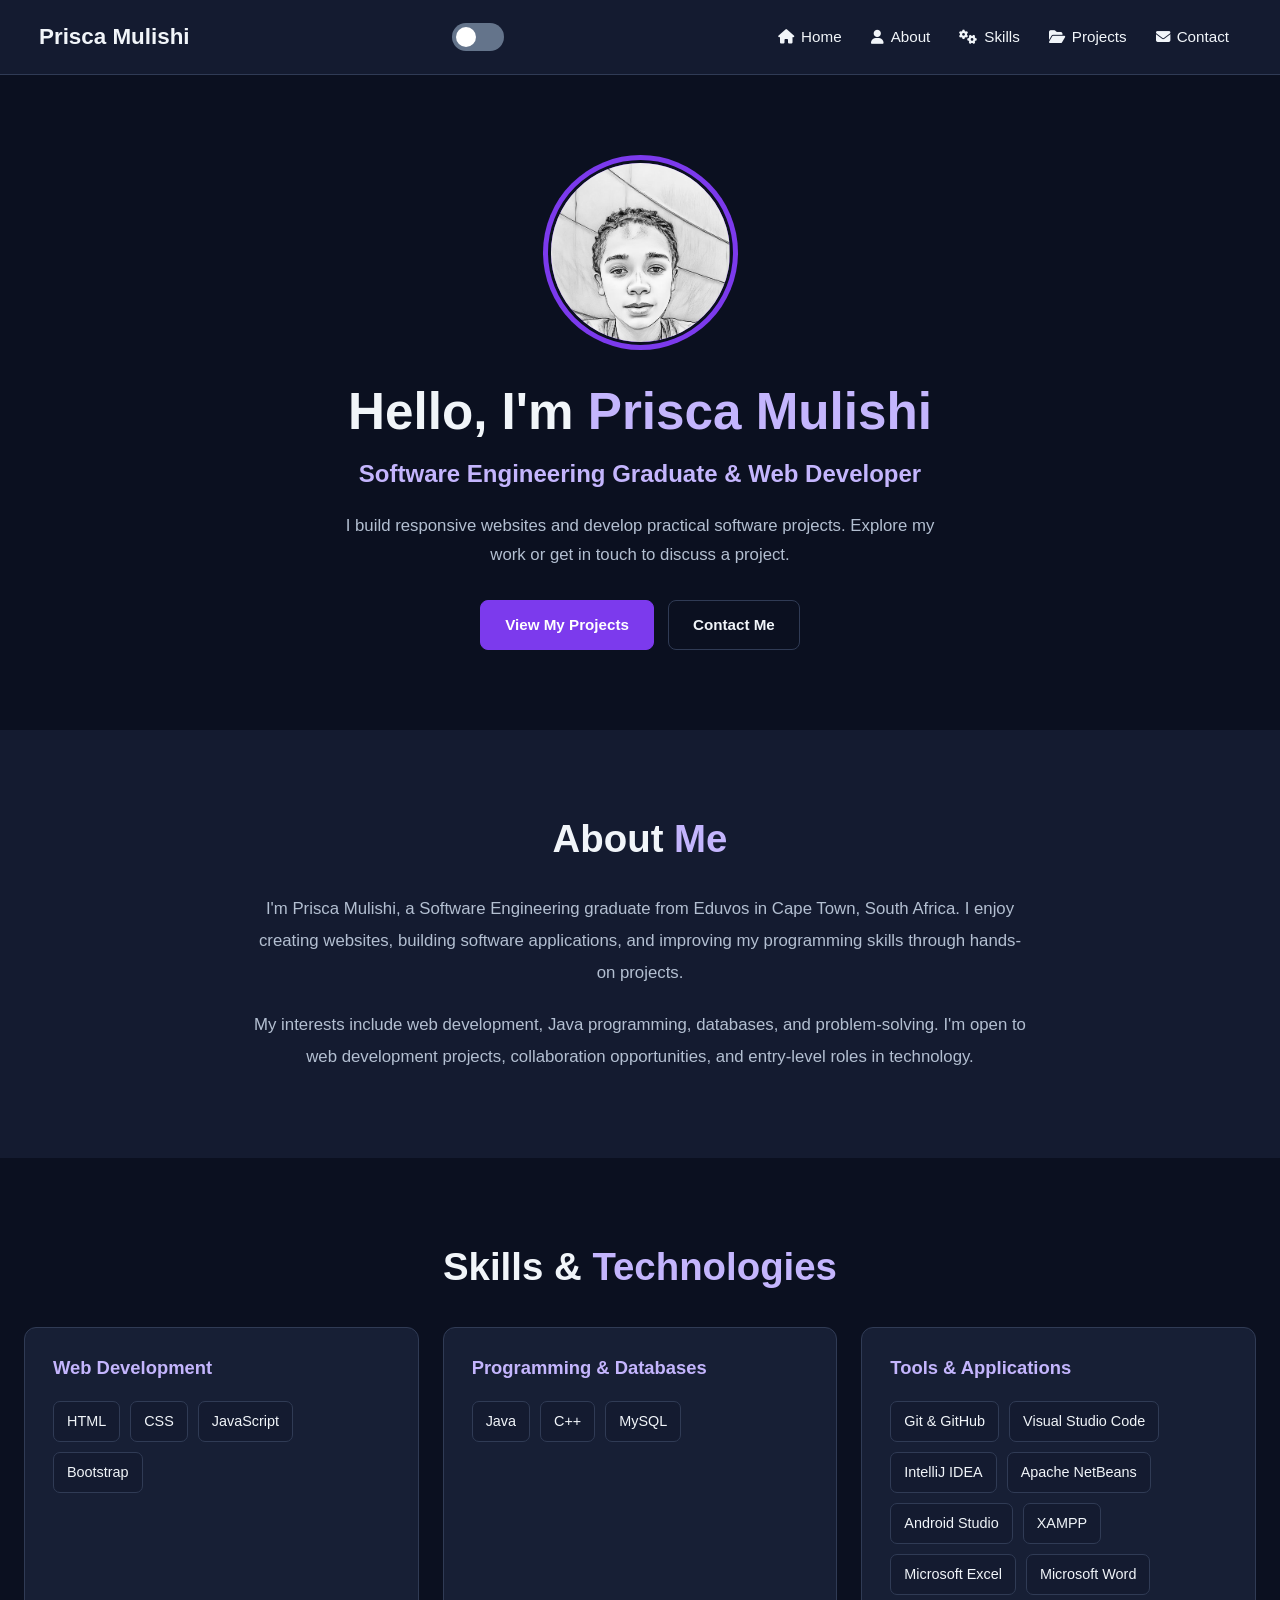
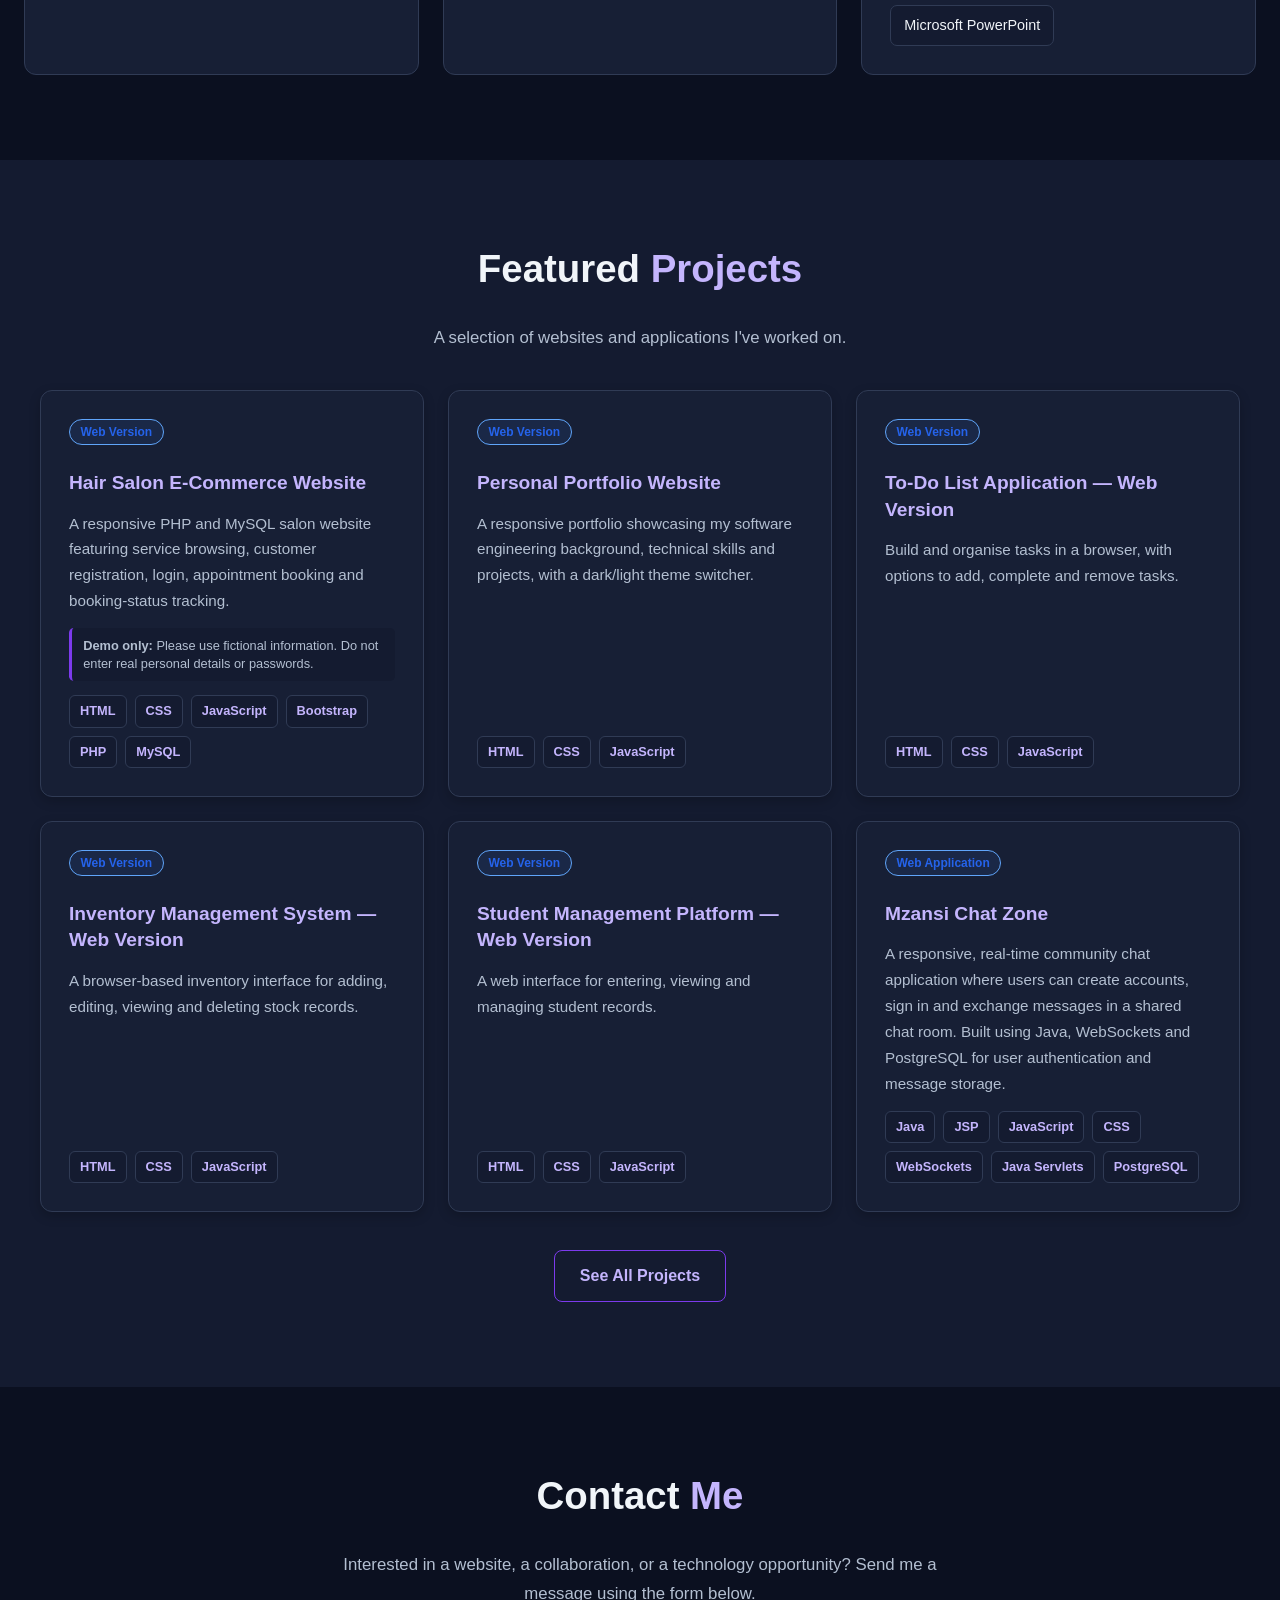
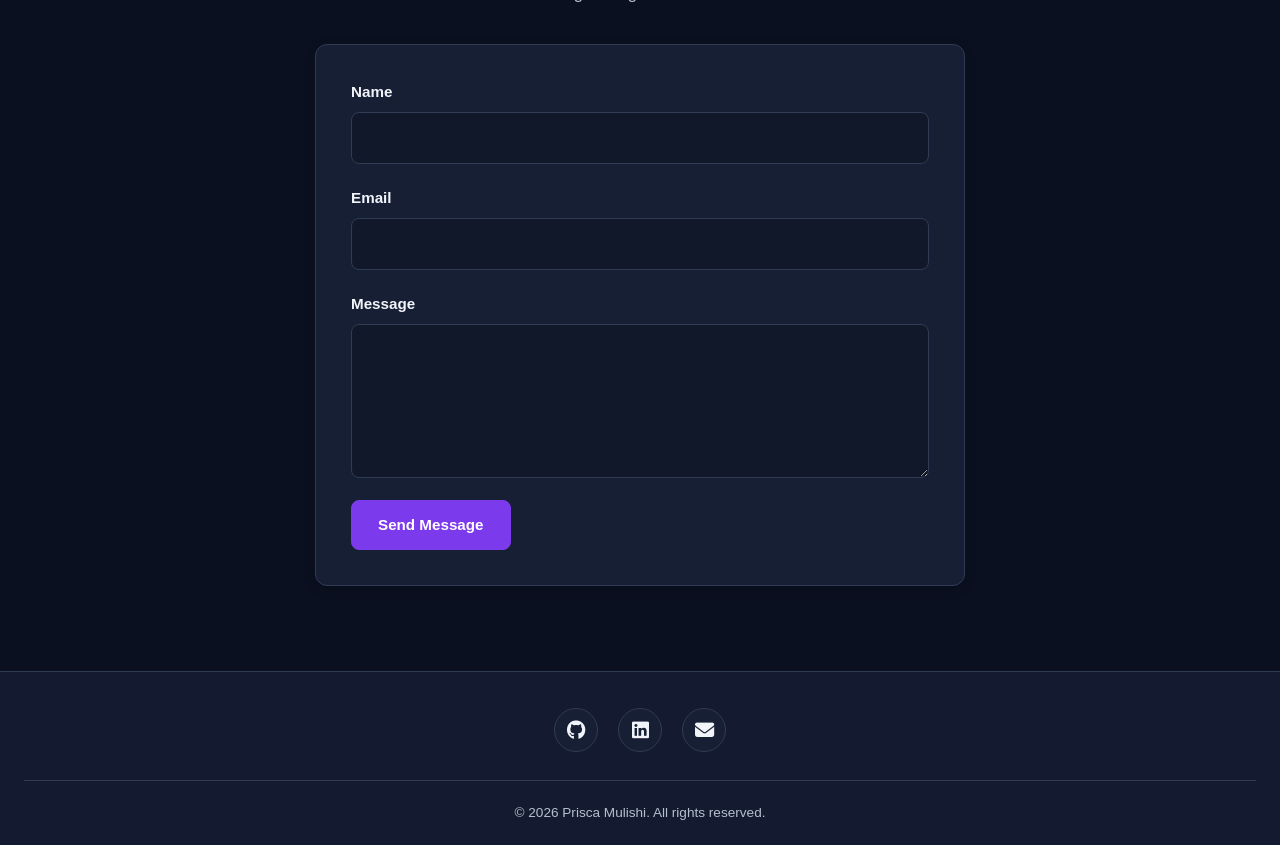
<file: index.html>
<!DOCTYPE html>
<html lang="en">

<head>
    <link rel="icon" type="image/png" href="favicon.png">
    <link rel="shortcut icon" href="favicon.ico">
    <meta charset="UTF-8">
    <meta name="viewport" content="width=device-width, initial-scale=1.0">
    <meta name="description"
        content="Explore the software engineering and web development projects of Prisca Mulishi, a Software Engineering graduate based in South Africa.">
    <title>Prisca Mulishi | Software Engineer & Web Developer</title>

    <link rel="stylesheet" href="index.css">
    <link rel="stylesheet" href="project-previews.css">
    <link rel="stylesheet" href="https://cdnjs.cloudflare.com/ajax/libs/font-awesome/6.7.2/css/all.min.css"
        integrity="sha512-Evv84Mr4kqVGRNSgIGL/F/aIDqQb7xQ2vcrdIwxfjThSH8CSR7PBEakCr51Ck+w+/U6swU2Im1vVX0SVk9ABhg=="
        crossorigin="anonymous" referrerpolicy="no-referrer">
</head>

<body>
    <!-- Site navigation -->
    <header>
        <nav aria-label="Main navigation">
            <div class="logo">
                <a href="#home" aria-label="Prisca Mulishi, back to home">
                    <h1>Prisca Mulishi</h1>
                </a>
            </div>

            <!-- Theme switch -->
            <div class="toggle">
                <label class="switch" aria-label="Switch between dark and light themes">
                    <input type="checkbox" id="theme-toggle" aria-label="Use light theme">
                    <span class="slider" aria-hidden="true"></span>
                </label>
            </div>

            <!-- Main menu -->
            <ul id="menuList">
                <li><a href="#home"><i class="fa fa-home" aria-hidden="true"></i> Home</a></li>
                <li><a href="#about"><i class="fa fa-user" aria-hidden="true"></i> About</a></li>
                <li><a href="#skills"><i class="fa fa-cogs" aria-hidden="true"></i> Skills</a></li>
                <li><a href="#projects"><i class="fa fa-folder-open" aria-hidden="true"></i> Projects</a></li>
                <li><a href="#contact"><i class="fa fa-envelope" aria-hidden="true"></i> Contact</a></li>
            </ul>


            <!-- Mobile menu button -->
            <button type="button" class="menu-icon" id="menu-toggle" aria-label="Open navigation menu"
                aria-controls="menuList" aria-expanded="false">
                <i class="fa-solid fa-bars" aria-hidden="true"></i>
            </button>

        </nav>
    </header>

    <main>
        <!-- HOME SECTION -->
        <section id="home" aria-labelledby="home-title">
            <div class="profile-container">
                <div class="image-outer-wrapper">
                    <div class="image-wrapper">
                        <img src="images/pp.JPG" alt="Illustrated portrait of Prisca Mulishi" class="profile-image">
                    </div>
                </div>

                <h1 id="home-title">Hello, I'm <span>Prisca Mulishi</span></h1>
                <h3>Software Engineering Graduate &amp; Web Developer</h3>

                <p>
                    I build responsive websites and develop practical software projects.
                    Explore my work or get in touch to discuss a project.
                </p>

                <div class="cv-links">
                    <a href="#projects" class="cv-button">View My Projects</a>
                    <a href="#contact" class="cv-button">Contact Me</a>
                </div>
            </div>
        </section>

        <!-- ABOUT SECTION -->
        <section id="about" aria-labelledby="about-title">
            <h2 id="about-title">About <span>Me</span></h2>

            <p>
                I'm Prisca Mulishi, a Software Engineering graduate from Eduvos
                in Cape Town, South Africa. I enjoy creating websites,
                building software applications, and improving my programming
                skills through hands-on projects.
            </p>

            <p>
                My interests include web development, Java programming,
                databases, and problem-solving. I'm open to web development
                projects, collaboration opportunities, and entry-level
                roles in technology.
            </p>
        </section>

        <!-- SKILLS SECTION -->
        <section id="skills" aria-labelledby="skills-title">
            <h2 id="skills-title">Skills &amp; <span>Technologies</span></h2>

            <div class="skill-category">
                <h3>Web Development</h3>
                <ul>
                    <li>HTML</li>
                    <li>CSS</li>
                    <li>JavaScript</li>
                    <li>Bootstrap</li>
                </ul>
            </div>

            <div class="skill-category">
                <h3>Programming &amp; Databases</h3>
                <ul>
                    <li>Java</li>
                    <li>C++</li>
                    <li>MySQL</li>
                </ul>
            </div>


            <div class="skill-category">
                <h3>Tools &amp; Applications</h3>
                <ul>
                    <li>Git &amp; GitHub</li>
                    <li>Visual Studio Code</li>
                    <li>IntelliJ IDEA</li>
                    <li>Apache NetBeans</li>
                    <li>Android Studio</li>
                    <li>XAMPP</li>
                    <li>Microsoft Excel</li>
                    <li>Microsoft Word</li>
                    <li>Microsoft PowerPoint</li>
                </ul>
            </div>

        </section>

        <!-- FEATURED PROJECTS SECTION -->
        <section id="projects" aria-labelledby="projects-title">
            <h2 id="projects-title">Featured <span>Projects</span></h2>

            <p>A selection of websites and applications I've worked on.</p>

            <div class="project-container">

                <!-- Project 1 -->

                <!-- PROJECT 1 -->
                <!-- SALON_DEMO_PREVIEW_V1 -->
                <article class="project-card web web-version-card" tabindex="0"
                    data-demo-url="https://eveandstevesalon.cu.ma/"
                    aria-label="Eve and Steve Salon live website preview">

                    <span class="project-version-label">Web Version</span>

                    <h3>Hair Salon E-Commerce Website</h3>

                    <p>
                        A responsive PHP and MySQL salon website featuring
                        service browsing, customer registration, login,
                        appointment booking and booking-status tracking.
                    </p>

                    <p class="salon-demo-notice" role="note">
                        <strong>Demo only:</strong> Please use fictional information.
                        Do not enter real personal details or passwords.
                    </p>

                    <div class="tags">
                        <span>HTML</span>
                        <span>CSS</span>
                        <span>JavaScript</span>
                        <span>Bootstrap</span>
                        <span>PHP</span>
                        <span>MySQL</span>
                    </div>

                    <!-- Preview displays on hover or keyboard focus. -->
                    <div class="web-hover-preview">

                        <div class="web-preview-frame">
                            <img src="images/salon-web-preview.png" alt="Screenshot of the Eve and Steve Salon website"
                                loading="lazy">
                        </div>

                        <div class="web-preview-footer">
                            <a class="web-preview-action is-live" href="https://eveandstevesalon.cu.ma/" target="_blank"
                                rel="noopener noreferrer">Click Here to Open Website</a>

                            <a class="web-preview-action" href="https://github.com/Riska997/E-Commerce_HairSalon"
                                target="_blank" rel="noopener noreferrer">View On GitHub</a>
                        </div>

                    </div>
                </article>


                <!-- Project 2 -->
                <!-- PORTFOLIO_SELF_PREVIEW_V1 -->
                <article class="project-card web web-version-card" tabindex="0"
                    data-demo-url="https://riska997.github.io/personal-portfolio-website/"
                    aria-label="Personal Portfolio Website live preview">
                    <span class="project-version-label">Web Version</span>
                    <h3>Personal Portfolio Website</h3>
                    <p>
                        A responsive portfolio showcasing my software engineering background,
                        technical skills and projects, with a dark/light theme switcher.
                    </p>
                    <div class="tags">
                        <span>HTML</span>
                        <span>CSS</span>
                        <span>JavaScript</span>
                    </div>

                    <!--Original Github Link
    <a href="https://github.com/Riska997/personal-portfolio-website"
       target="_blank" rel="noopener noreferrer">View Code on GitHub</a>-->

                    <!-- Preview displays when card is hovered, or focused with the keyboard. -->
                    <div class="web-hover-preview">

                        <div class="web-preview-frame">
                            <img src="images/portfolio-web-preview.png"
                                alt="Screenshot of my personal portfolio homepage" loading="lazy">
                        </div>
                        <div class="web-preview-footer">
                            <a class="web-preview-action is-live"
                                href="https://riska997.github.io/personal-portfolio-website/" target="_blank"
                                rel="noopener noreferrer">Click Here to Open Website</a>
                            <a class="web-preview-action" href="https://github.com/Riska997/personal-portfolio-website"
                                target="_blank" rel="noopener noreferrer">View On GitHub</a>
                        </div>
                    </div>
                </article>

                <!-- To-Do List Application: browser version -->
                <article class="project-card web web-version-card" tabindex="0"
                    data-demo-url="https://riska997.github.io/To-Do-List/"
                    aria-label="To-Do List Application — web version preview">
                    <span class="project-version-label">Web Version</span>
                    <h3>To-Do List Application — Web Version</h3>
                    <p>Build and organise tasks in a browser, with options to add, complete and remove tasks.</p>
                    <div class="tags">
                        <span>HTML</span>
                        <span>CSS</span>
                        <span>JavaScript</span>
                    </div>

                    <!-- Preview displays when card is hovered, or focused with the keyboard. -->
                    <div class="web-hover-preview">
                        <div class="web-preview-frame">
                            <img src="images/todo-web-preview.png"
                                alt="Screenshot of the To-Do List web application dashboard" loading="lazy">
                        </div>
                        <div class="web-preview-footer">

                            <a class="web-preview-action is-live" href="https://riska997.github.io/To-Do-List/"
                                target="_blank" rel="noopener noreferrer">Click Here to Open Website</a>
                        </div>
                    </div>
                </article>

                <!-- Inventory Management System: browser version -->
                <article class="project-card web web-version-card" tabindex="0"
                    data-demo-url="https://riska997.github.io/Inventory-Management-System/"
                    aria-label="Inventory Management System — web version preview">
                    <span class="project-version-label">Web Version</span>
                    <h3>Inventory Management System — Web Version</h3>
                    <p>A browser-based inventory interface for adding, editing, viewing and deleting stock records.</p>
                    <div class="tags">
                        <span>HTML</span>
                        <span>CSS</span>
                        <span>JavaScript</span>
                    </div>

                    <!-- Preview displays when card is hovered, or focused with the keyboard. -->
                    <div class="web-hover-preview">
                        <div class="web-preview-frame">
                            <img src="images/inventory-web-preview.png"
                                alt="Screenshot of the Inventory Management System website" loading="lazy">
                        </div>
                        <div class="web-preview-footer">

                            <a class="web-preview-action is-live"
                                href="https://riska997.github.io/Inventory-Management-System/" target="_blank"
                                rel="noopener noreferrer">Click Here to Open Website</a>
                        </div>
                    </div>
                </article>

                <!-- Student Management Platform: browser version -->
                <article class="project-card web web-version-card" tabindex="0"
                    data-demo-url="https://riska997.github.io/student-management-/"
                    aria-label="Student Management Platform — web version preview">
                    <span class="project-version-label">Web Version</span>
                    <h3>Student Management Platform — Web Version</h3>
                    <p>A web interface for entering, viewing and managing student records.</p>
                    <div class="tags">
                        <span>HTML</span>
                        <span>CSS</span>
                        <span>JavaScript</span>
                    </div>

                    <!-- Preview displays when card is hovered, or focused with the keyboard. -->
                    <div class="web-hover-preview">
                        <div class="web-preview-frame">
                            <img src="images/student-web-preview.png"
                                alt="Screenshot of the Campus Ledger student management website" loading="lazy">
                        </div>
                        <div class="web-preview-footer">

                            <a class="web-preview-action is-live" href="https://riska997.github.io/student-management-/"
                                target="_blank" rel="noopener noreferrer">Click Here to Open Website</a>
                        </div>
                    </div>
                </article>


                <!-- Mzansi Chat Zone — Live Java Web Application -->
                <article class="project-card web web-version-card" tabindex="0"
                    
                    aria-label="Mzansi Chat Zone live website preview">

                    <span class="project-version-label">Web Application</span>

                    <h3>Mzansi Chat Zone</h3>

                    <p>
                        A responsive, real-time community chat application
                        where users can create accounts, sign in and exchange
                        messages in a shared chat room. Built using Java,
                        WebSockets and PostgreSQL for user authentication
                        and message storage.
                    </p>

                    <div class="tags">
                        <span>Java</span>
                        <span>JSP</span>
                        <span>JavaScript</span>
                        <span>CSS</span>
                        <span>WebSockets</span>
                        <span>Java Servlets</span>
                        <span>PostgreSQL</span>
                    </div>

                    <!-- Preview appears on hover or keyboard focus -->
                    <div class="web-hover-preview">

                        <div class="web-preview-frame">
                            <img src="images/chat-preview.png"
                                alt="Screenshot of the Mzansi Chat Zone community chat interface" loading="lazy">
                        </div>

                     
<div class="web-preview-footer">

    <!-- Live Preview temporarily disabled
    <a class="web-preview-action is-live"
       href="https://mzansi-chat-zone-q5m2.onrender.com/login"
       target="_blank"
       rel="noopener noreferrer">
        Live Preview
    </a>
    -->

    <span class="web-preview-action is-disabled">
        Coming Soon
    </span>

    <a class="web-preview-action"
       href="https://github.com/Riska997/Mzansi-Chat-Zone"
       target="_blank"
       rel="noopener noreferrer">
        View On GitHub
    </a>

</div>


            
                    </div>
                </article>

            </div>

            <a href="projects.html" class="see-more">See All Projects</a>
        </section>

        <!-- CONTACT SECTION -->
        <section id="contact" aria-labelledby="contact-title">
            <h2 id="contact-title">Contact <span>Me</span></h2>

            <p>
                Interested in a website, a collaboration, or a technology
                opportunity? Send me a message using the form below.
            </p>

            <form id="contact-form" action="https://formspree.io/f/xwplyzno" method="POST">

                <div class="form-group">
                    <label for="name">Name</label>
                    <input type="text" id="name" name="name" autocomplete="name" required>
                </div>

                <div class="form-group">
                    <label for="email">Email</label>
                    <input type="email" id="email" name="email" autocomplete="email" required>
                </div>

                <div class="form-group">
                    <label for="message">Message</label>
                    <textarea id="message" name="message" rows="5" required></textarea>
                </div>

                <button type="submit">Send Message</button>
            </form>
        </section>
    </main>

    <!-- BACK TO TOP BUTTON -->
    <div id="myBtn" class="scroll-to-top">
        <button type="button" aria-label="Back to top" title="Back to top">
            <i class="fas fa-arrow-up" aria-hidden="true"></i>
        </button>
    </div>

    <!-- FOOTER -->
    <footer>
        <div class="footer-container">
            <div class="social-icons" aria-label="Contact and social profiles">

                <a href="https://github.com/Riska997" target="_blank" rel="noopener noreferrer"
                    aria-label="GitHub profile">
                    <i class="fab fa-github" aria-hidden="true"></i>
                </a>

                <a href="https://www.linkedin.com/in/prisca-mulishi-3994702a2" target="_blank" rel="noopener noreferrer"
                    aria-label="LinkedIn profile">
                    <i class="fab fa-linkedin" aria-hidden="true"></i>
                </a>

                <a href="mailto:priscamulishin@gmail.com" aria-label="Send me an email">
                    <i class="fas fa-envelope" aria-hidden="true"></i>
                </a>

            </div>
        </div>

        <div class="footer-bottom">
            <p>&copy; 2026 Prisca Mulishi. All rights reserved.</p>
        </div>
    </footer>

    <script src="script.js"></script>
    <script src="project-previews.js"></script>
</body>

</html>
</file>
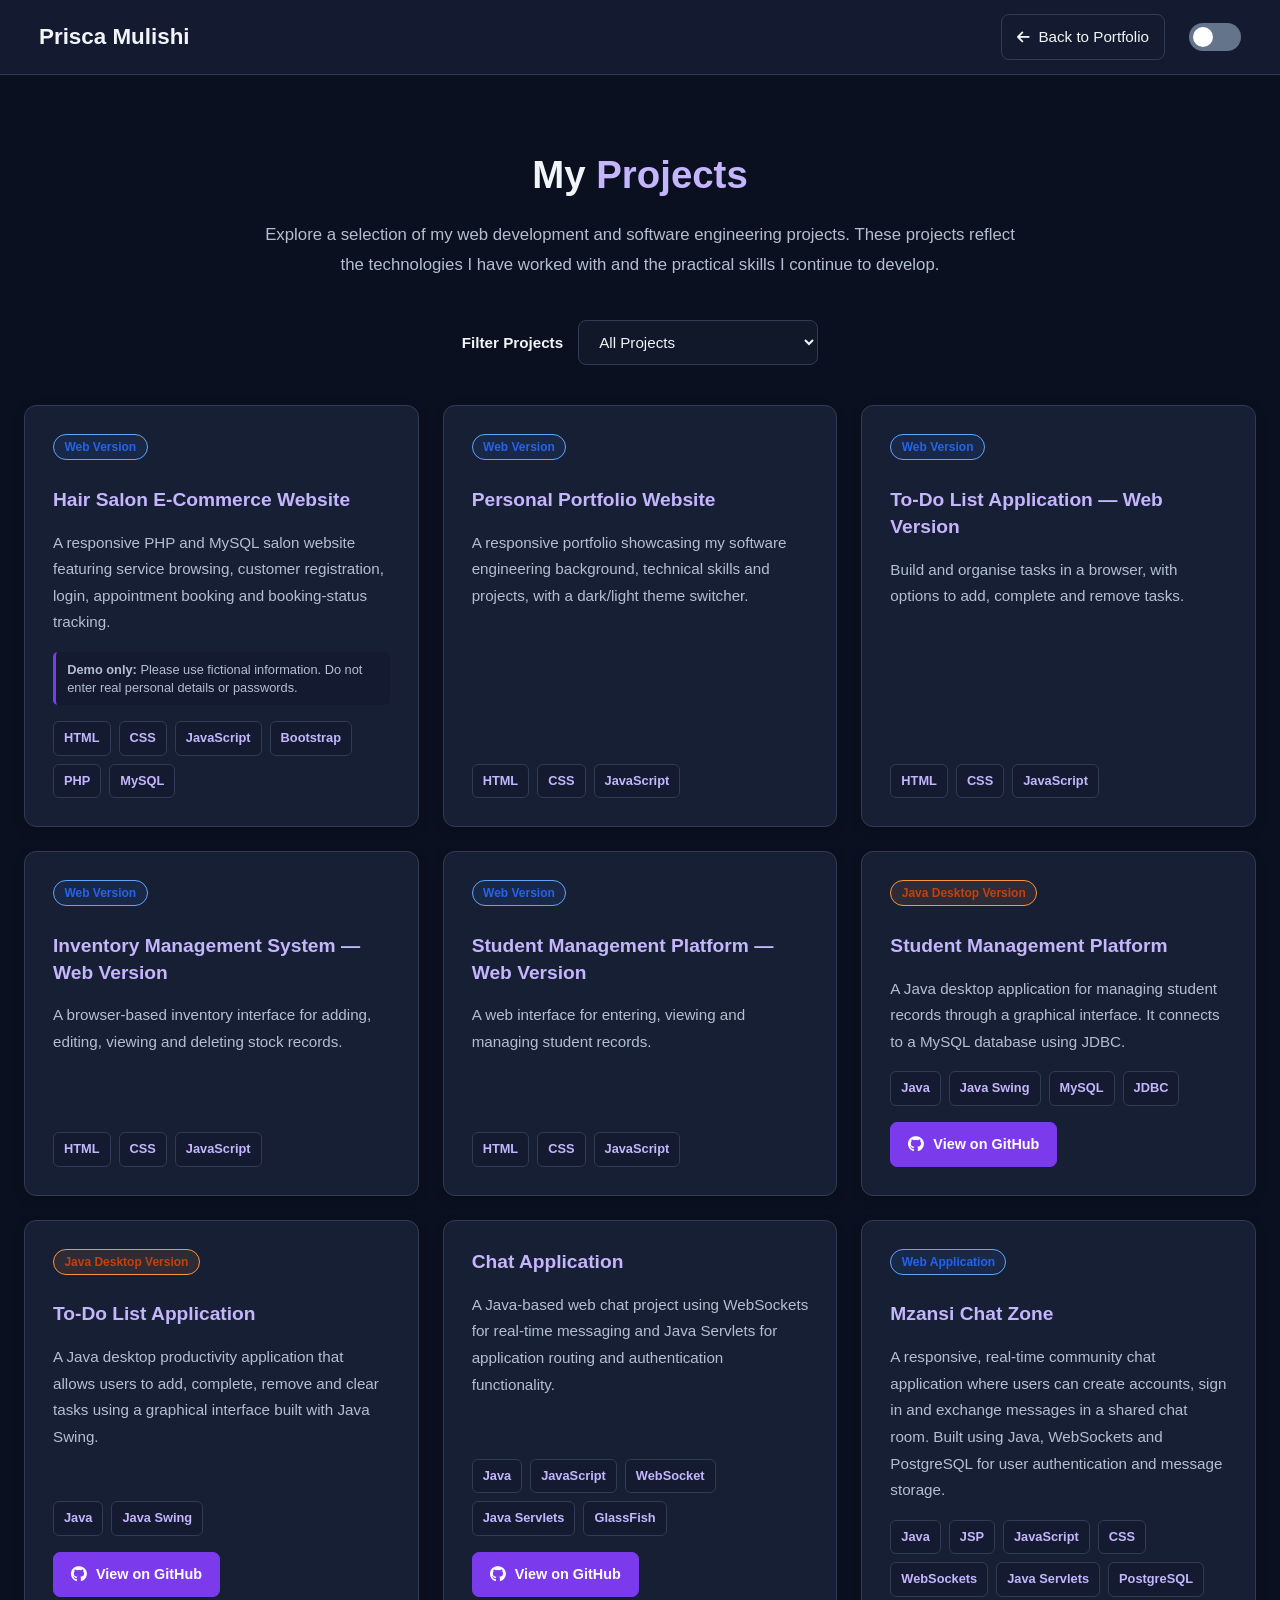
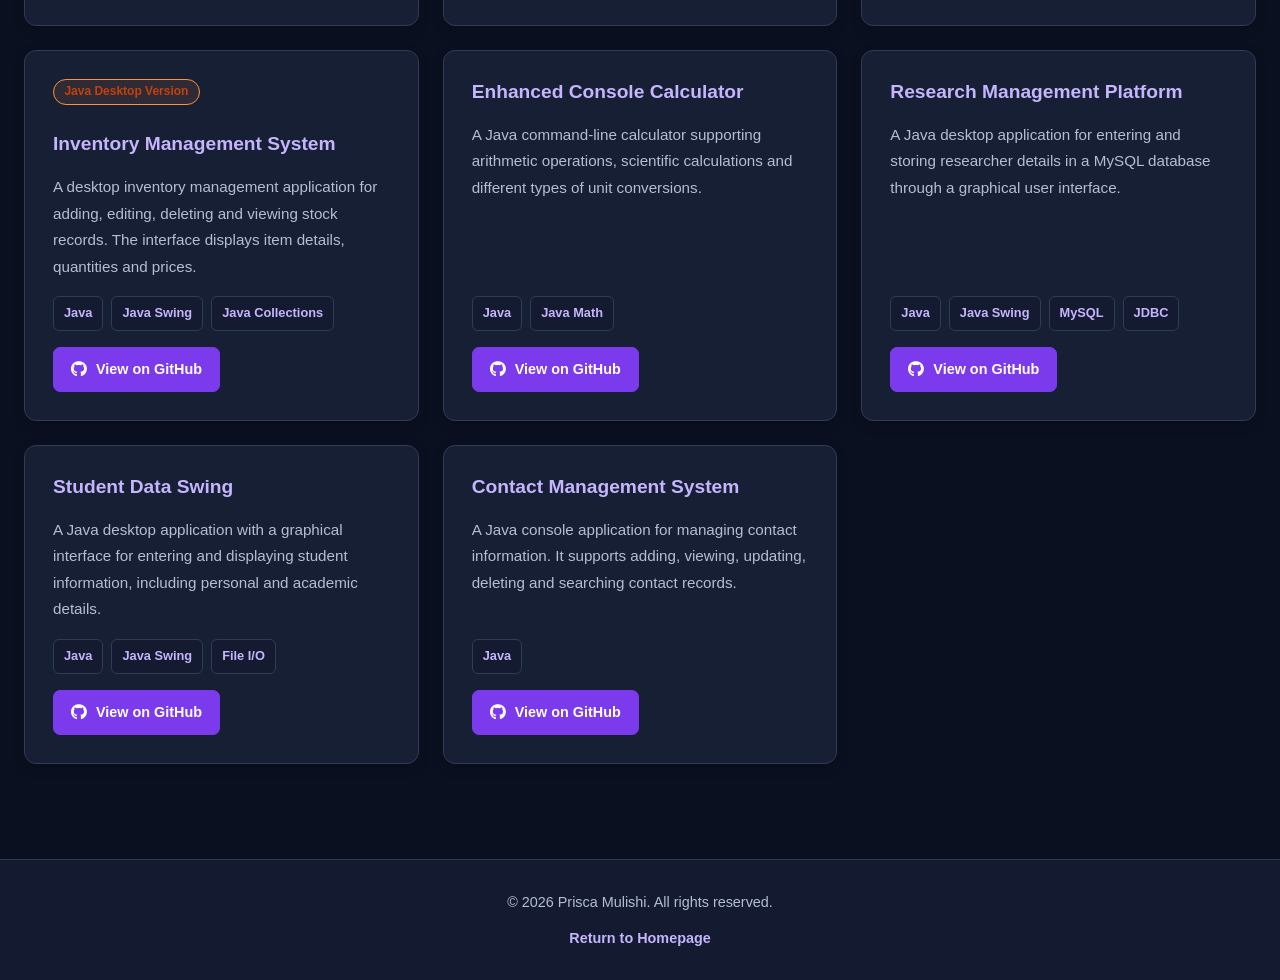
<file: projects.html>
<!DOCTYPE html>
<html lang="en">

<head>
    <link rel="icon" type="image/png" href="favicon.png">
    <link rel="shortcut icon" href="favicon.ico">
    <meta charset="UTF-8">
    <meta name="viewport" content="width=device-width, initial-scale=1.0">

    <meta name="description" content="Explore web development and Java software projects created by Prisca Mulishi.">

    <title>My Projects | Prisca Mulishi</title>

    <link rel="stylesheet" href="projects.css">
    <link rel="stylesheet" href="project-previews.css">

    <link rel="stylesheet" href="https://cdnjs.cloudflare.com/ajax/libs/font-awesome/6.7.2/css/all.min.css"
        integrity="sha512-Evv84Mr4kqVGRNSgIGL/F/aIDqQb7xQ2vcrdIwxfjThSH8CSR7PBEakCr51Ck+w+/U6swU2Im1vVX0SVk9ABhg=="
        crossorigin="anonymous" referrerpolicy="no-referrer">
</head>

<body>

    <!-- HEADER -->
    <header>
        <div class="header-container">

            <div class="logo">
                <h1>
                    <a href="index.html#home">
                        Prisca Mulishi
                    </a>
                </h1>
            </div>

            <div class="header-actions">

                <a href="index.html#projects" class="back-link">
                    <i class="fas fa-arrow-left" aria-hidden="true"></i>
                    Back to Portfolio
                </a>

                <!-- Dark / Light Theme -->
                <div class="toggle">
                    <label class="switch">
                        <input type="checkbox" id="theme-toggle" aria-label="Use light theme">

                        <span class="slider" aria-hidden="true"></span>
                    </label>
                </div>

            </div>
        </div>
    </header>


    <main>

        <!-- PROJECTS SECTION -->
        <section id="projects">

            <div class="projects-intro">

                <h2>My <span>Projects</span></h2>

                <p>
                    Explore a selection of my web development
                    and software engineering projects.
                    These projects reflect the technologies
                    I have worked with and the practical
                    skills I continue to develop.
                </p>

            </div>


            <!-- PROJECT FILTER -->
            <div class="filter-container">

                <label for="project-filter">
                    Filter Projects
                </label>

                <select id="project-filter" onchange="filterProjects(this.value)">

                    <option value="all">
                        All Projects
                    </option>

                    <option value="web">
                        Web Development
                    </option>

                    <option value="java">
                        Java Applications
                    </option>

                </select>

            </div>


            <!-- PROJECT CARDS -->
            <div class="project-container">


                <!-- =========================
                     WEB DEVELOPMENT PROJECTS
                ========================== -->


                <!-- PROJECT 1 -->
                <!-- SALON_DEMO_PREVIEW_V1 -->
                <article class="project-card web web-version-card" tabindex="0"
                    data-demo-url="https://eveandstevesalon.cu.ma/"
                    aria-label="Eve and Steve Salon live website preview">

                    <span class="project-version-label">Web Version</span>

                    <h3>Hair Salon E-Commerce Website</h3>

                    <p>
                        A responsive PHP and MySQL salon website featuring
                        service browsing, customer registration, login,
                        appointment booking and booking-status tracking.
                    </p>

                    <p class="salon-demo-notice" role="note">
                        <strong>Demo only:</strong> Please use fictional information.
                        Do not enter real personal details or passwords.
                    </p>

                    <div class="tags">
                        <span>HTML</span>
                        <span>CSS</span>
                        <span>JavaScript</span>
                        <span>Bootstrap</span>
                        <span>PHP</span>
                        <span>MySQL</span>
                    </div>

                    <!-- Preview displays on hover or keyboard focus. -->
                    <div class="web-hover-preview">

                        <div class="web-preview-frame">
                            <img src="images/salon-web-preview.png" alt="Screenshot of the Eve and Steve Salon website"
                                loading="lazy">
                        </div>

                        <div class="web-preview-footer">
                            <a class="web-preview-action is-live" href="https://eveandstevesalon.cu.ma/" target="_blank"
                                rel="noopener noreferrer">Click Here to Open Website</a>

                            <a class="web-preview-action" href="https://github.com/Riska997/E-Commerce_HairSalon"
                                target="_blank" rel="noopener noreferrer">View On GitHub</a>
                        </div>

                    </div>
                </article>


                <!-- PROJECT 2 -->
                <!-- PORTFOLIO_SELF_PREVIEW_V1 -->
                <article class="project-card web web-version-card" tabindex="0"
                    data-demo-url="https://riska997.github.io/personal-portfolio-website/"
                    aria-label="Personal Portfolio Website live preview">
                    <span class="project-version-label">Web Version</span>
                    <h3>Personal Portfolio Website</h3>
                    <p>
                        A responsive portfolio showcasing my software engineering background,
                        technical skills and projects, with a dark/light theme switcher.
                    </p>
                    <div class="tags">
                        <span>HTML</span>
                        <span>CSS</span>
                        <span>JavaScript</span>
                    </div>
                    <!--Original Github Link
    <a href="https://github.com/Riska997/personal-portfolio-website"
       target="_blank" rel="noopener noreferrer">View Code on GitHub</a>-->

                    <!-- Preview displays when card is hovered, or focused with the keyboard. -->
                    <div class="web-hover-preview">

                        <div class="web-preview-frame">
                            <img src="images/portfolio-web-preview.png"
                                alt="Screenshot of my personal portfolio homepage" loading="lazy">
                        </div>
                        <div class="web-preview-footer">
                            <a class="web-preview-action is-live"
                                href="https://riska997.github.io/personal-portfolio-website/" target="_blank"
                                rel="noopener noreferrer">Click Here to Open Website</a>
                            <a class="web-preview-action" href="https://github.com/Riska997/personal-portfolio-website"
                                target="_blank" rel="noopener noreferrer">View On GitHub</a>
                        </div>
                    </div>
                </article>


                <!-- To-Do List Application: browser version -->
                <article class="project-card web web-version-card" tabindex="0"
                    data-demo-url="https://riska997.github.io/To-Do-List/"
                    aria-label="To-Do List Application — web version preview">
                    <span class="project-version-label">Web Version</span>
                    <h3>To-Do List Application — Web Version</h3>
                    <p>Build and organise tasks in a browser, with options to add, complete and remove tasks.</p>
                    <div class="tags">
                        <span>HTML</span>
                        <span>CSS</span>
                        <span>JavaScript</span>
                    </div>

                    <!-- Preview displays when card is hovered, or focused with the keyboard. -->
                    <div class="web-hover-preview">
                        <div class="web-preview-frame">
                            <img src="images/todo-web-preview.png"
                                alt="Screenshot of the To-Do List web application dashboard" loading="lazy">
                        </div>
                        <div class="web-preview-footer">

                            <a class="web-preview-action is-live" href="https://riska997.github.io/To-Do-List/"
                                target="_blank" rel="noopener noreferrer">Click Here to Open Website</a>
                        </div>
                    </div>
                </article>

                <!-- Inventory Management System: browser version -->
                <article class="project-card web web-version-card" tabindex="0"
                    data-demo-url="https://riska997.github.io/Inventory-Management-System/"
                    aria-label="Inventory Management System — web version preview">
                    <span class="project-version-label">Web Version</span>
                    <h3>Inventory Management System — Web Version</h3>
                    <p>A browser-based inventory interface for adding, editing, viewing and deleting stock records.</p>
                    <div class="tags">
                        <span>HTML</span>
                        <span>CSS</span>
                        <span>JavaScript</span>
                    </div>

                    <!-- Preview displays when card is hovered, or focused with the keyboard. -->
                    <div class="web-hover-preview">
                        <div class="web-preview-frame">
                            <img src="images/inventory-web-preview.png"
                                alt="Screenshot of the Inventory Management System website" loading="lazy">
                        </div>
                        <div class="web-preview-footer">

                            <a class="web-preview-action is-live"
                                href="https://riska997.github.io/Inventory-Management-System/" target="_blank"
                                rel="noopener noreferrer">Click Here to Open Website</a>
                        </div>
                    </div>
                </article>

                <!-- Student Management Platform: browser version -->
                <article class="project-card web web-version-card" tabindex="0"
                    data-demo-url="https://riska997.github.io/student-management-/"
                    aria-label="Student Management Platform — web version preview">
                    <span class="project-version-label">Web Version</span>
                    <h3>Student Management Platform — Web Version</h3>
                    <p>A web interface for entering, viewing and managing student records.</p>
                    <div class="tags">
                        <span>HTML</span>
                        <span>CSS</span>
                        <span>JavaScript</span>
                    </div>

                    <!-- Preview displays when card is hovered, or focused with the keyboard. -->
                    <div class="web-hover-preview">
                        <div class="web-preview-frame">
                            <img src="images/student-web-preview.png"
                                alt="Screenshot of the Campus Ledger student management website" loading="lazy">
                        </div>
                        <div class="web-preview-footer">

                            <a class="web-preview-action is-live" href="https://riska997.github.io/student-management-/"
                                target="_blank" rel="noopener noreferrer">Click Here to Open Website</a>
                        </div>
                    </div>
                </article>


                <!-- =========================
                     JAVA APPLICATIONS
                ========================== -->


                <!-- PROJECT 3 -->
                <article class="project-card java">
                    <span class="project-version-label java-version">Java Desktop Version</span>

                    <h3>Student Management Platform</h3>

                    <p>
                        A Java desktop application
                        for managing student records
                        through a graphical interface.
                        It connects to a MySQL database
                        using JDBC.
                    </p>

                    <div class="tags">
                        <span>Java</span>
                        <span>Java Swing</span>
                        <span>MySQL</span>
                        <span>JDBC</span>
                    </div>

                    <a href="https://github.com/Riska997/StudentManagementPlatform" target="_blank"
                        rel="noopener noreferrer">
                        <i class="fab fa-github" aria-hidden="true"></i>
                        View on GitHub
                    </a>

                </article>


                <!-- PROJECT 4 -->
                <article class="project-card java">
                    <span class="project-version-label java-version">Java Desktop Version</span>

                    <h3>To-Do List Application</h3>

                    <p>
                        A Java desktop productivity
                        application that allows users
                        to add, complete, remove and
                        clear tasks using a graphical
                        interface built with Java Swing.
                    </p>

                    <div class="tags">
                        <span>Java</span>
                        <span>Java Swing</span>
                    </div>

                    <a href="https://github.com/Riska997/Listjava" target="_blank" rel="noopener noreferrer">
                        <i class="fab fa-github" aria-hidden="true"></i>
                        View on GitHub
                    </a>

                </article>


                <!-- PROJECT 5 -->
                <article class="project-card java">

                    <h3>Chat Application</h3>

                    <p>
                        A Java-based web chat project
                        using WebSockets for real-time
                        messaging and Java Servlets for
                        application routing and
                        authentication functionality.
                    </p>

                    <div class="tags">
                        <span>Java</span>
                        <span>JavaScript</span>
                        <span>WebSocket</span>
                        <span>Java Servlets</span>
                        <span>GlassFish</span>
                    </div>


                    <a href="https://github.com/Riska997/ChatApplication" target="_blank" rel="noopener noreferrer">
                        <i class="fab fa-github" aria-hidden="true"></i>
                        View on GitHub
                    </a>


                </article>


                <!-- Mzansi Chat Zone — Live Java Web Application -->
                <article class="project-card web web-version-card" tabindex="0"
                    
                    aria-label="Mzansi Chat Zone live website preview">

                    <span class="project-version-label">Web Application</span>

                    <h3>Mzansi Chat Zone</h3>

                    <p>
                        A responsive, real-time community chat application
                        where users can create accounts, sign in and exchange
                        messages in a shared chat room. Built using Java,
                        WebSockets and PostgreSQL for user authentication
                        and message storage.
                    </p>

                    <div class="tags">
                        <span>Java</span>
                        <span>JSP</span>
                        <span>JavaScript</span>
                        <span>CSS</span>
                        <span>WebSockets</span>
                        <span>Java Servlets</span>
                        <span>PostgreSQL</span>
                    </div>

                    <!-- Preview appears on hover or keyboard focus -->
                    <div class="web-hover-preview">

                        <div class="web-preview-frame">
                            <img src="images/chat-preview.png"
                                alt="Screenshot of the Mzansi Chat Zone community chat interface" loading="lazy">
                        </div>

                       
<div class="web-preview-footer">

    <!-- Live Preview temporarily disabled
    <a class="web-preview-action is-live"
       href="https://mzansi-chat-zone-q5m2.onrender.com/login"
       target="_blank"
       rel="noopener noreferrer">
        Live Preview
    </a>
    -->

    <span class="web-preview-action is-disabled">
        Coming Soon
    </span>

    <a class="web-preview-action"
       href="https://github.com/Riska997/Mzansi-Chat-Zone"
       target="_blank"
       rel="noopener noreferrer">
        View On GitHub
    </a>

</div>

                    </div>
                </article>

                <!-- PROJECT 7-->
                <article class="project-card java">
                    <span class="project-version-label java-version">Java Desktop Version</span>

                    <h3>Inventory Management System</h3>

                    <p>
                        A desktop inventory management
                        application for adding, editing,
                        deleting and viewing stock records.
                        The interface displays item details,
                        quantities and prices.
                    </p>

                    <div class="tags">
                        <span>Java</span>
                        <span>Java Swing</span>
                        <span>Java Collections</span>
                    </div>

                    <a href="https://github.com/Riska997/InventoryManagementSystem" target="_blank"
                        rel="noopener noreferrer">
                        <i class="fab fa-github" aria-hidden="true"></i>
                        View on GitHub
                    </a>

                </article>


                <!-- PROJECT 8-->
                <article class="project-card java">

                    <h3>Enhanced Console Calculator</h3>

                    <p>
                        A Java command-line calculator
                        supporting arithmetic operations,
                        scientific calculations and
                        different types of unit
                        conversions.
                    </p>

                    <div class="tags">
                        <span>Java</span>
                        <span>Java Math</span>
                    </div>

                    <a href="https://github.com/Riska997/ConsoleCalculator" target="_blank" rel="noopener noreferrer">
                        <i class="fab fa-github" aria-hidden="true"></i>
                        View on GitHub
                    </a>

                </article>


                <!-- PROJECT 9-->
                <article class="project-card java">

                    <h3>Research Management Platform</h3>

                    <p>
                        A Java desktop application
                        for entering and storing
                        researcher details in a
                        MySQL database through a
                        graphical user interface.
                    </p>

                    <div class="tags">
                        <span>Java</span>
                        <span>Java Swing</span>
                        <span>MySQL</span>
                        <span>JDBC</span>
                    </div>

                    <a href="https://github.com/Riska997/ResearchManagementPlatform" target="_blank"
                        rel="noopener noreferrer">
                        <i class="fab fa-github" aria-hidden="true"></i>
                        View on GitHub
                    </a>

                </article>


                <!-- PROJECT 10 -->
                <article class="project-card java">

                    <h3>Student Data Swing</h3>

                    <p>
                        A Java desktop application
                        with a graphical interface
                        for entering and displaying
                        student information,
                        including personal and
                        academic details.
                    </p>

                    <div class="tags">
                        <span>Java</span>
                        <span>Java Swing</span>
                        <span>File I/O</span>
                    </div>

                    <a href="https://github.com/Riska997/StudentDataSwing" target="_blank" rel="noopener noreferrer">
                        <i class="fab fa-github" aria-hidden="true"></i>
                        View on GitHub
                    </a>

                </article>


                <!-- PROJECT 11 -->
                <article class="project-card java">

                    <h3>Contact Management System</h3>

                    <p>
                        A Java console application
                        for managing contact
                        information. It supports
                        adding, viewing, updating,
                        deleting and searching
                        contact records.
                    </p>

                    <div class="tags">
                        <span>Java</span>
                    </div>

                    <a href="https://github.com/Riska997/SimpleContactManagementSystem" target="_blank"
                        rel="noopener noreferrer">
                        <i class="fab fa-github" aria-hidden="true"></i>
                        View on GitHub
                    </a>

                </article>

            </div>

        </section>

    </main>


    <!-- FOOTER -->
    <footer class="site-footer">

        <p>
            &copy; 2026 Prisca Mulishi.
            All rights reserved.
        </p>

        <a href="index.html#home">
            Return to Homepage
        </a>

    </footer>


    <!-- JAVASCRIPT -->
    <script src="script.js"></script>
    <script src="project-previews.js"></script>

</body>

</html>
</file>
<file: index.css>
/* ==================================================
   PRISCA MULISHI — PERSONAL PORTFOLIO
   Main Stylesheet
   ================================================== */

/* 1. RESET AND THEME VARIABLES */

*,
*::before,
*::after {
  margin: 0;
  padding: 0;
  box-sizing: border-box;
}

/* Dark theme — default */
:root {
  color-scheme: dark;

  --bg-color: #0b1020;
  --second-bg-color: #141b30;
  --card-bg: #171f35;
  --input-bg: #10182a;

  --text-color: #f1f5f9;
  --muted-color: #b3bfd1;
  --third_heading: #c4b5fd;

  --main-color: #7c3aed;
  --button-hover: #6d28d9;
  --accent-color: #c4b5fd;

  --border-color: #303b55;
  --shadow-color: rgba(0, 0, 0, 0.2);
}

/* Light theme */
[data-theme="light"] {
  color-scheme: light;

  --bg-color: #f8fafc;
  --second-bg-color: #ffffff;
  --card-bg: #ffffff;
  --input-bg: #ffffff;

  --text-color: #172033;
  --muted-color: #475569;
  --third_heading: #6d28d9;

  --main-color: #6d28d9;
  --button-hover: #5b21b6;
  --accent-color: #6d28d9;

  --border-color: #dce2ec;
  --shadow-color: rgba(15, 23, 42, 0.08);
}

/* 2. GENERAL STYLES */

html {
  scroll-behavior: smooth;
  scroll-padding-top: 90px;
}

body {
  min-height: 100vh;
  font-family: Arial, Helvetica, sans-serif;
  font-size: 16px;
  line-height: 1.6;

  background-color: var(--bg-color);
  color: var(--text-color);

  transition:
    background-color 0.2s ease,
    color 0.2s ease;
}

a {
  color: inherit;
}

button,
input,
textarea {
  font: inherit;
}

button {
  cursor: pointer;
}

img {
  display: block;
  max-width: 100%;
}

h1,
h2,
h3 {
  line-height: 1.25;
}

h2 {
  margin-bottom: 30px;
  font-size: clamp(1.8rem, 3vw, 2.4rem);
  font-weight: 700;
  text-align: center;
}

h2 span {
  color: var(--accent-color);
}

h3 {
  margin-bottom: 12px;
  font-size: 1.2rem;
  font-weight: 600;
  color: var(--third_heading);
}

p {
  line-height: 1.75;
}

main > section {
  padding: 85px 24px;
  scroll-margin-top: 75px;
}

main > section:nth-child(odd) {
  background-color: var(--bg-color);
}

main > section:nth-child(even) {
  background-color: var(--second-bg-color);
}

a:focus-visible,
button:focus-visible,
input:focus-visible,
textarea:focus-visible {
  outline: 3px solid var(--accent-color);
  outline-offset: 4px;
}

/* 3. HEADER AND NAVIGATION */

header {
  position: sticky;
  top: 0;
  z-index: 1000;

  width: 100%;
  background-color: var(--second-bg-color);
  border-bottom: 1px solid var(--border-color);
}

header nav {
  display: flex;
  align-items: center;
  justify-content: space-between;
  gap: 20px;

  max-width: 1250px;
  min-height: 74px;
  margin: 0 auto;
  padding: 12px 24px;
}

/* Logo */

.logo {
  flex-shrink: 0;
}

.logo a {
  display: inline-block;
  text-decoration: none;
}

.logo h1 {
  margin: 0;
  font-size: 1.4rem;
  font-weight: 700;
  color: var(--text-color);
}

.logo a:hover h1 {
  color: var(--accent-color);
}

/* Navigation links */

nav #menuList {
  display: flex;
  align-items: center;
  justify-content: flex-end;
  gap: 5px;

  list-style: none;
}

nav #menuList a {
  display: inline-flex;
  align-items: center;
  gap: 7px;

  padding: 10px 12px;
  border-radius: 7px;

  color: var(--text-color);
  font-size: 0.95rem;
  font-weight: 500;
  text-decoration: none;

  transition:
    background-color 0.2s ease,
    color 0.2s ease;
}

nav #menuList a:hover {
  background-color: var(--card-bg);
  color: var(--accent-color);
}

nav #menuList i {
  font-size: 0.9rem;
}

/* 4. DARK / LIGHT THEME TOGGLE */

.toggle {
  display: flex;
  align-items: center;
  justify-content: center;
  flex-shrink: 0;
}

.switch {
  position: relative;
  display: inline-block;
  width: 52px;
  height: 28px;
}

.switch input {
  opacity: 0;
  width: 0;
  height: 0;
}

.slider {
  position: absolute;
  inset: 0;

  background-color: #64748b;
  border-radius: 30px;
  cursor: pointer;

  transition: background-color 0.2s ease;
}

.slider::before {
  content: "";
  position: absolute;

  width: 20px;
  height: 20px;
  left: 4px;
  bottom: 4px;

  background-color: #ffffff;
  border-radius: 50%;

  transition: transform 0.2s ease;
}

.switch input:checked + .slider {
  background-color: var(--main-color);
}

.switch input:checked + .slider::before {
  transform: translateX(24px);
}

.switch input:focus-visible + .slider {
  outline: 3px solid var(--accent-color);
  outline-offset: 4px;
}

/* Mobile menu button */

.menu-icon {
  display: none;
  align-items: center;
  justify-content: center;

  width: 42px;
  height: 42px;

  background: transparent;
  border: 1px solid var(--border-color);
  border-radius: 8px;

  color: var(--text-color);
  font-size: 1.3rem;
}

.menu-icon:hover {
  color: var(--accent-color);
  background-color: var(--card-bg);
}

/* 5. HOME / HERO SECTION */

#home {
  display: flex;
  align-items: center;
  justify-content: center;

  min-height: 650px;
  padding: 80px 24px;
  text-align: center;
}

.profile-container {
  width: 100%;
  max-width: 850px;
  margin: 0 auto;
}

.image-outer-wrapper {
  display: flex;
  align-items: center;
  justify-content: center;
  margin-bottom: 30px;
}

.image-wrapper {
  width: 195px;
  height: 195px;
  padding: 5px;

  background-color: var(--main-color);
  border-radius: 50%;
}

.profile-image {
  width: 100%;
  height: 100%;

  border-radius: 50%;
  object-fit: cover;
  object-position: center;

  border: 3px solid var(--bg-color);
}

.profile-container h1 {
  margin-bottom: 15px;
  font-size: clamp(2rem, 4.5vw, 3.2rem);
  font-weight: 700;
  color: var(--text-color);
}

.profile-container h1 span {
  color: var(--accent-color);
}

.profile-container h3 {
  margin-bottom: 22px;
  font-size: clamp(1.1rem, 2.5vw, 1.5rem);
  color: var(--third_heading);
}

.profile-container p {
  max-width: 620px;
  margin: 0 auto 30px;

  font-size: 1.05rem;
  color: var(--muted-color);
}

/* Hero buttons */

.cv-links {
  display: flex;
  align-items: center;
  justify-content: center;
  flex-wrap: wrap;
  gap: 14px;
}

.cv-button {
  display: inline-flex;
  align-items: center;
  justify-content: center;

  min-height: 46px;
  padding: 12px 24px;

  background-color: var(--main-color);
  border: 1px solid var(--main-color);
  border-radius: 8px;

  color: #ffffff;
  font-size: 0.95rem;
  font-weight: 600;
  text-decoration: none;

  transition:
    background-color 0.2s ease,
    transform 0.2s ease;
}

.cv-button:hover {
  background-color: var(--button-hover);
  transform: translateY(-2px);
}

/* Secondary hero button */

.cv-links .cv-button:last-child {
  background-color: transparent;
  border-color: var(--border-color);
  color: var(--text-color);
}

.cv-links .cv-button:last-child:hover {
  background-color: var(--card-bg);
}

/* 6. ABOUT SECTION */

#about {
  text-align: center;
}

#about p {
  max-width: 780px;
  margin: 0 auto 20px;

  font-size: 1.05rem;
  line-height: 1.9;
  color: var(--muted-color);
}

#about p:last-child {
  margin-bottom: 0;
}

/* 7. SKILLS AND TECHNOLOGIES */

#skills {
  display: grid;
  grid-template-columns: repeat(3, minmax(0, 1fr));
  gap: 24px;

  align-items: stretch;
}

#skills h2 {
  grid-column: 1 / -1;
  margin-bottom: 12px;
}

.skill-category {
  min-width: 0;
  padding: 28px;

  background-color: var(--card-bg);
  border: 1px solid var(--border-color);
  border-radius: 12px;
}

.skill-category h3 {
  margin-bottom: 22px;
  font-size: 1.15rem;
}

.skill-category ul {
  display: flex;
  flex-wrap: wrap;
  align-content: flex-start;
  gap: 10px;

  list-style: none;
}

.skill-category li {
  padding: 8px 13px;

  background-color: var(--second-bg-color);
  border: 1px solid var(--border-color);
  border-radius: 7px;

  color: var(--text-color);
  font-size: 0.9rem;
  font-weight: 500;
}

/* 8. FEATURED PROJECTS */

#projects {
  text-align: center;
}

#projects > p {
  max-width: 650px;
  margin: 0 auto 38px;

  color: var(--muted-color);
  font-size: 1.05rem;
}

.project-container {
  display: grid;
  grid-template-columns: repeat(3, minmax(0, 1fr));
  gap: 24px;

  max-width: 1200px;
  margin: 0 auto;
  text-align: left;
}

.project-card {
  display: flex;
  flex-direction: column;
  gap: 14px;

  min-width: 0;
  padding: 28px;

  background-color: var(--card-bg);
  border: 1px solid var(--border-color);
  border-radius: 12px;

  box-shadow: 0 4px 12px var(--shadow-color);

  transition:
    transform 0.2s ease,
    border-color 0.2s ease;
}

.project-card:hover {
  transform: translateY(-4px);
  border-color: var(--main-color);
}

.project-card h3 {
  margin-bottom: 0;
  font-size: 1.2rem;
  line-height: 1.4;
}

.project-card p {
  flex-grow: 1;

  font-size: 0.95rem;
  line-height: 1.7;
  color: var(--muted-color);
}

/* Technology tags */

.tags {
  display: flex;
  flex-wrap: wrap;
  gap: 8px;
}

.tags span {
  padding: 5px 10px;

  background-color: var(--second-bg-color);
  border: 1px solid var(--border-color);
  border-radius: 6px;

  color: var(--accent-color);
  font-size: 0.8rem;
  font-weight: 600;
}

/* GitHub project links */

.project-card a {
  display: inline-flex;
  align-items: center;
  justify-content: center;
  align-self: flex-start;

  min-height: 42px;
  margin-top: 8px;
  padding: 10px 16px;

  background-color: var(--main-color);
  border-radius: 7px;

  color: #ffffff;
  font-size: 0.9rem;
  font-weight: 600;
  text-decoration: none;

  transition: background-color 0.2s ease;
}

.project-card a:hover {
  background-color: var(--button-hover);
}

/* All projects button */

.see-more {
  display: inline-flex;
  align-items: center;
  justify-content: center;

  min-height: 46px;
  margin-top: 38px;
  padding: 12px 25px;

  background-color: transparent;
  border: 1px solid var(--main-color);
  border-radius: 8px;

  color: var(--accent-color);
  font-weight: 600;
  text-decoration: none;

  transition:
    background-color 0.2s ease,
    color 0.2s ease;
}

.see-more:hover {
  background-color: var(--main-color);
  color: #ffffff;
}

/* 9. CONTACT SECTION */

#contact {
  text-align: center;
}

#contact > p {
  max-width: 620px;
  margin: 0 auto 35px;

  color: var(--muted-color);
  font-size: 1.05rem;
}

#contact-form {
  width: 100%;
  max-width: 650px;
  margin: 0 auto;
  padding: 35px;

  background-color: var(--card-bg);
  border: 1px solid var(--border-color);
  border-radius: 12px;

  text-align: left;
  box-shadow: 0 4px 12px var(--shadow-color);
}

.form-group {
  margin-bottom: 22px;
}

.form-group label {
  display: block;
  margin-bottom: 8px;

  color: var(--text-color);
  font-size: 0.95rem;
  font-weight: 600;
}

.form-group input,
.form-group textarea {
  display: block;
  width: 100%;

  padding: 12px 14px;

  background-color: var(--input-bg);
  border: 1px solid var(--border-color);
  border-radius: 8px;

  color: var(--text-color);
  font-size: 1rem;

  transition: border-color 0.2s ease;
}

.form-group input:focus,
.form-group textarea:focus {
  border-color: var(--main-color);
}

.form-group textarea {
  min-height: 140px;
  resize: vertical;
}

#contact-form button[type="submit"] {
  display: inline-flex;
  align-items: center;
  justify-content: center;

  min-height: 46px;
  padding: 12px 26px;

  background-color: var(--main-color);
  border: 1px solid var(--main-color);
  border-radius: 8px;

  color: #ffffff;
  font-size: 0.95rem;
  font-weight: 600;

  transition: background-color 0.2s ease;
}

#contact-form button[type="submit"]:hover {
  background-color: var(--button-hover);
}

/* 10. FOOTER */

footer {
  padding: 36px 24px 20px;

  background-color: var(--second-bg-color);
  border-top: 1px solid var(--border-color);

  color: var(--text-color);
  text-align: center;
}

.footer-container {
  max-width: 1200px;
  margin: 0 auto;
}

.social-icons {
  display: flex;
  justify-content: center;
  align-items: center;
  gap: 20px;

  margin-bottom: 28px;
}

.social-icons a {
  display: inline-flex;
  align-items: center;
  justify-content: center;

  width: 44px;
  height: 44px;

  background-color: var(--card-bg);
  border: 1px solid var(--border-color);
  border-radius: 50%;

  color: var(--text-color);
  font-size: 1.2rem;
  text-decoration: none;

  transition:
    color 0.2s ease,
    border-color 0.2s ease;
}

.social-icons a:hover {
  color: var(--accent-color);
  border-color: var(--main-color);
}

.footer-bottom {
  padding-top: 20px;
  border-top: 1px solid var(--border-color);
}

.footer-bottom p {
  color: var(--muted-color);
  font-size: 0.85rem;
}

/* 11. BACK TO TOP BUTTON */

.scroll-to-top {
  position: fixed;
  right: 25px;
  bottom: 25px;
  z-index: 900;

  display: none;
}

.scroll-to-top button {
  display: flex;
  align-items: center;
  justify-content: center;

  width: 46px;
  height: 46px;

  background-color: var(--main-color);
  border: none;
  border-radius: 50%;

  color: #ffffff;
  font-size: 1.1rem;

  box-shadow: 0 4px 12px var(--shadow-color);

  transition:
    background-color 0.2s ease,
    transform 0.2s ease;
}

.scroll-to-top button:hover {
  background-color: var(--button-hover);
  transform: translateY(-3px);
}

/* 12. TABLET RESPONSIVENESS */

@media (max-width: 1024px) {
  header nav {
    gap: 12px;
    padding: 12px 18px;
  }

  .logo h1 {
    font-size: 1.2rem;
  }

  nav #menuList a {
    padding: 9px 8px;
    font-size: 0.9rem;
  }

  #skills {
    grid-template-columns: repeat(2, minmax(0, 1fr));
  }

  .project-container {
    grid-template-columns: repeat(2, minmax(0, 1fr));
  }
}

/* 13. MOBILE NAVIGATION */

@media (min-width: 861px) {
  /*
       The existing script sets the menu's inline
       max-height to 0px.

       This rule keeps the desktop menu visible.
    */
  nav #menuList {
    max-height: none !important;
  }
}

@media (max-width: 860px) {
  header nav {
    position: relative;
    gap: 12px;
  }

  .logo {
    margin-right: auto;
  }

  .toggle {
    margin-left: 8px;
  }

  .menu-icon {
    display: inline-flex;
    flex-shrink: 0;
  }

  nav #menuList {
    position: absolute;
    top: 100%;
    left: 0;
    right: 0;

    display: flex;
    flex-direction: column;
    align-items: stretch;
    gap: 0;

    overflow: hidden;

    background-color: var(--second-bg-color);
    border-bottom: 1px solid var(--border-color);

    transition: max-height 0.3s ease;
  }

  nav #menuList li {
    width: 100%;
  }

  nav #menuList a {
    display: flex;
    width: 100%;
    padding: 12px 24px;

    border-radius: 0;
    font-size: 1rem;
  }
}

/* 14. SMALL TABLETS AND PHONES */

@media (max-width: 640px) {
  main > section {
    padding: 65px 20px;
  }

  header nav {
    min-height: 68px;
    padding: 12px 16px;
  }

  .logo h1 {
    font-size: 1.1rem;
  }

  .switch {
    width: 48px;
    height: 26px;
  }

  .slider::before {
    width: 18px;
    height: 18px;
  }

  .switch input:checked + .slider::before {
    transform: translateX(22px);
  }

  #home {
    min-height: auto;
    padding-top: 60px;
    padding-bottom: 75px;
  }

  .image-wrapper {
    width: 155px;
    height: 155px;
  }

  .profile-container h1 {
    font-size: 2rem;
  }

  .profile-container h3 {
    font-size: 1.15rem;
  }

  .profile-container p {
    font-size: 0.95rem;
  }

  .cv-links {
    gap: 12px;
  }

  .cv-button {
    width: 100%;
    max-width: 280px;
  }

  #about p {
    font-size: 0.98rem;
  }

  #skills {
    grid-template-columns: 1fr;
    gap: 18px;
  }

  .skill-category {
    padding: 24px;
  }

  .project-container {
    grid-template-columns: 1fr;
    gap: 18px;
  }

  .project-card {
    padding: 24px;
  }

  #contact-form {
    padding: 24px 20px;
  }

  #contact-form button[type="submit"] {
    width: 100%;
  }

  .scroll-to-top {
    right: 16px;
    bottom: 16px;
  }

  .scroll-to-top button {
    width: 42px;
    height: 42px;
  }
}

/* 15. ACCESSIBILITY — REDUCED MOTION */

@media (prefers-reduced-motion: reduce) {
  html {
    scroll-behavior: auto;
  }

  *,
  *::before,
  *::after {
    animation-duration: 0.01ms !important;
    transition-duration: 0.01ms !important;
  }
}

/* ============================================
   MOBILE NAVIGATION FIX
   ============================================ */

@media (max-width: 860px) {
  header nav {
    position: relative;
  }

  /* Hidden by default */
  nav #menuList {
    display: none;
    position: absolute;

    top: 100%;
    left: 0;
    right: 0;

    width: 100%;
    max-height: none !important;
    overflow: visible;

    flex-direction: column;
    align-items: stretch;
    gap: 0;

    padding: 12px 0;

    background-color: var(--second-bg-color);
    border-bottom: 1px solid var(--border-color);

    box-shadow: 0 8px 20px var(--shadow-color);
    z-index: 2000;
  }

  /* Display when JavaScript adds is-open */
  nav #menuList.is-open {
    display: flex;
  }

  nav #menuList li {
    width: 100%;
  }

  nav #menuList a {
    display: flex;
    width: 100%;
    padding: 14px 24px;
  }
}
</file>
<file: project-previews.css>
/* Portfolio project previews — standalone styles. Safe to include after index.css/projects.css. */
.project-card .project-version-label {
    display: inline-block;
    width: fit-content;
    padding: 0.3rem 0.65rem;
    border: 1px solid #60a5fa;
    border-radius: 999px;
    color: #2563eb;
    background: rgba(59, 130, 246, 0.09);
    font-size: 0.75rem;
    line-height: 1.2;
    font-weight: 700;
    margin-bottom: 0.65rem;
}
.project-card .project-version-label.java-version {
    color: #c2410c;
    border-color: #fb923c;
    background: rgba(251, 146, 60, 0.1);
}
.web-version-card {
    position: relative;
    overflow: hidden;
    isolation: isolate;
    min-height: 290px;
}
.web-version-card:focus-visible {
    outline: 3px solid #38bdf8;
    outline-offset: 2px;
}
.web-version-card .web-hover-preview {
    position: absolute;
    inset: 0;
    z-index: 5;
    display: flex;
    flex-direction: column;
    background: #0f172a;
    opacity: 0;
    visibility: hidden;
    transform: translateY(12px);
    pointer-events: none;
    transition: opacity .22s ease, transform .22s ease, visibility .22s ease;
}
.web-version-card:hover .web-hover-preview,
.web-version-card:focus-within .web-hover-preview {
    opacity: 1;
    visibility: visible;
    transform: translateY(0);
    pointer-events: auto;
}
.web-version-card .web-preview-frame {
    flex: 1 1 auto;
    min-height: 0;
    overflow: hidden;
    background: #172236;
}
.web-version-card .web-preview-frame img,
.web-version-card .web-preview-frame iframe {
    display: block;
    width: 100%;
    height: 100%;
    object-fit: cover;
    border: 0;
}
/* Screenshot preview: no iframe requests or embedding restrictions.
   The "Click Here" link opens the actual published application. */
.web-version-card .web-preview-footer {
    padding: .8rem 1rem;
    display: flex;
    flex-wrap: wrap;
    align-items: center;
    justify-content: space-between;
    gap: .65rem;
    color: #fff;
    background: #0f172a;
}
.web-version-card .web-preview-footer strong { font-size: .95rem; }
.web-version-card .web-preview-action {
    display: inline-block;
    padding: .5rem .7rem;
    border-radius: .5rem;
    border: 1px solid #475569;
    color: #cbd5e1;
    font-size: .8rem;
    text-decoration: none;
    font-weight: 700;
    line-height: 1.2;
}
.web-version-card .web-preview-action.is-live {
    background: #2563eb;
    color: #fff;
    border-color: #2563eb;
    cursor: pointer;
}
.web-version-card .web-preview-action.is-live:hover,
.web-version-card .web-preview-action.is-live:focus-visible {
    background: #1d4ed8;
    color: #fff;
}
/* On touchscreens, show a smaller preview without requiring hover. */
@media (hover: none), (max-width: 650px) {
    .web-version-card { min-height: initial; }
    .web-version-card .web-hover-preview {
        position: relative;
        opacity: 1;
        visibility: visible;
        transform: none;
        pointer-events: auto;
        height: 230px;
        margin-top: .9rem;
        border-radius: .8rem;
        overflow: hidden;
    }
}
@media (prefers-reduced-motion: reduce) {
    .web-version-card .web-hover-preview { transition: none; }
}

/* SALON_COMPACT_NOTICE_V1 - compact demo disclaimer, consistent project cards */
.project-card .salon-demo-notice {
    flex: 0 0 auto;
    margin: 0;
    padding: .55rem .7rem;
    border-left: 3px solid var(--main-color, #7c3aed);
    border-radius: .3rem;
    background: var(--second-bg-color, #141b30);
    color: var(--muted-color, #b3bfd1);
    font-size: .8rem;
    line-height: 1.4;
}
/* CLEAN WEBSITE PREVIEW FOOTERS */

.web-version-card .web-preview-footer {
    display: flex;
    flex-direction: column;
    align-items: stretch;
    justify-content: center;
    gap: 10px;
    text-align: center;
}

.web-version-card .web-preview-footer .web-preview-action {
    display: flex;
    align-items: center;
    justify-content: center;
    width: 100%;
    box-sizing: border-box;
    text-align: center;
}

/* Keep screenshot previews proportional */

.web-version-card .web-preview-frame img {
    display: block;
    width: 100%;
    height: 100%;
    object-fit: cover;
}
</file>
<file: projects.css>
/* ==================================================
   PRISCA MULISHI — PROJECTS PAGE
   projects.css
   ================================================== */

/* 1. RESET */

*,
*::before,
*::after {
    margin: 0;
    padding: 0;
    box-sizing: border-box;
}

/* 2. DARK THEME — DEFAULT */

:root {
    color-scheme: dark;

    --bg-color: #0b1020;
    --second-bg-color: #141b30;
    --card-bg: #171f35;
    --input-bg: #10182a;

    --text-color: #f1f5f9;
    --muted-color: #b3bfd1;
    --heading-color: #c4b5fd;

    --main-color: #7c3aed;
    --button-hover: #6d28d9;
    --accent-color: #c4b5fd;

    --border-color: #303b55;
    --shadow-color: rgba(0, 0, 0, 0.2);
}

/* 3. LIGHT THEME */

[data-theme="light"] {
    color-scheme: light;

    --bg-color: #f8fafc;
    --second-bg-color: #ffffff;
    --card-bg: #ffffff;
    --input-bg: #ffffff;

    --text-color: #172033;
    --muted-color: #475569;
    --heading-color: #6d28d9;

    --main-color: #6d28d9;
    --button-hover: #5b21b6;
    --accent-color: #6d28d9;

    --border-color: #dce2ec;
    --shadow-color: rgba(15, 23, 42, 0.08);
}

/* 4. GENERAL STYLES */

html {
    scroll-behavior: smooth;
}

body {
    display: flex;
    flex-direction: column;

    min-height: 100vh;

    background-color: var(--bg-color);
    color: var(--text-color);

    font-family: Arial, Helvetica, sans-serif;
    font-size: 16px;
    line-height: 1.6;

    transition:
        background-color 0.2s ease,
        color 0.2s ease;
}

main {
    flex: 1;
    width: 100%;
}

a {
    color: inherit;
}

button,
select,
input {
    font: inherit;
}

h1,
h2,
h3 {
    line-height: 1.3;
}

h2 {
    font-size: clamp(1.8rem, 3vw, 2.5rem);
    font-weight: 700;
    color: var(--text-color);
}

h2 span {
    color: var(--accent-color);
}

h3 {
    font-size: 1.2rem;
    font-weight: 600;
    color: var(--heading-color);
}

p {
    line-height: 1.75;
    color: var(--muted-color);
}

a:focus-visible,
button:focus-visible,
select:focus-visible,
input:focus-visible {
    outline: 3px solid var(--accent-color);
    outline-offset: 3px;
}

/* 5. HEADER */

header {
    position: sticky;
    top: 0;
    z-index: 1000;

    width: 100%;

    background-color: var(--second-bg-color);
    border-bottom: 1px solid var(--border-color);
}

.header-container {
    display: flex;
    align-items: center;
    justify-content: space-between;
    gap: 20px;

    max-width: 1250px;
    min-height: 74px;

    margin: 0 auto;
    padding: 12px 24px;
}

/* Logo */

.logo {
    flex-shrink: 0;
}

.logo h1 {
    margin: 0;
    font-size: 1.4rem;
    font-weight: 700;
}

.logo a {
    color: var(--text-color);
    text-decoration: none;

    transition: color 0.2s ease;
}

.logo a:hover {
    color: var(--accent-color);
}

/* Header actions */

.header-actions {
    display: flex;
    align-items: center;
    justify-content: flex-end;
    gap: 24px;
}

/* Back to portfolio link */

.back-link {
    display: inline-flex;
    align-items: center;
    gap: 8px;

    padding: 10px 15px;

    color: var(--text-color);
    font-size: 0.95rem;
    font-weight: 500;
    text-decoration: none;

    border: 1px solid var(--border-color);
    border-radius: 8px;

    transition:
        color 0.2s ease,
        background-color 0.2s ease;
}

.back-link:hover {
    color: var(--accent-color);
    background-color: var(--card-bg);
}

.back-link i {
    font-size: 0.9rem;
}

/* 6. DARK / LIGHT THEME TOGGLE */

.toggle {
    display: flex;
    align-items: center;
    justify-content: center;
    flex-shrink: 0;
}

.switch {
    position: relative;
    display: inline-block;

    width: 52px;
    height: 28px;
}

.switch input {
    opacity: 0;
    width: 0;
    height: 0;
}

.slider {
    position: absolute;
    inset: 0;

    background-color: #64748b;
    border-radius: 30px;

    cursor: pointer;

    transition: background-color 0.2s ease;
}

.slider::before {
    content: "";
    position: absolute;

    width: 20px;
    height: 20px;

    left: 4px;
    bottom: 4px;

    background-color: #ffffff;
    border-radius: 50%;

    transition: transform 0.2s ease;
}

.switch input:checked + .slider {
    background-color: var(--main-color);
}

.switch input:checked + .slider::before {
    transform: translateX(24px);
}

.switch input:focus-visible + .slider {
    outline: 3px solid var(--accent-color);
    outline-offset: 4px;
}

/* 7. PROJECTS SECTION */

#projects {
    width: 100%;
    max-width: 1300px;

    margin: 0 auto;
    padding: 75px 24px 95px;
}

/* Page introduction */

.projects-intro {
    max-width: 750px;
    margin: 0 auto 40px;

    text-align: center;
}

.projects-intro h2 {
    margin-bottom: 20px;
}

.projects-intro p {
    font-size: 1.05rem;
    line-height: 1.8;
}

/* 8. PROJECT FILTER */

.filter-container {
    display: flex;
    align-items: center;
    justify-content: center;
    flex-wrap: wrap;
    gap: 15px;

    margin-bottom: 40px;
}

.filter-container label {
    color: var(--text-color);
    font-size: 0.95rem;
    font-weight: 600;
}

#project-filter {
    width: 100%;
    max-width: 240px;

    padding: 12px 16px;

    background-color: var(--input-bg);
    color: var(--text-color);

    border: 1px solid var(--border-color);
    border-radius: 8px;

    font-size: 0.95rem;
    cursor: pointer;

    transition: border-color 0.2s ease;
}

#project-filter:hover {
    border-color: var(--main-color);
}

#project-filter:focus {
    border-color: var(--main-color);
}

/* 9. PROJECT GRID */

.project-container {
    display: grid;
    grid-template-columns: repeat(3, minmax(0, 1fr));
    gap: 24px;

    align-items: stretch;
}

/* 10. PROJECT CARDS */

.project-card {
    display: flex;
    flex-direction: column;
    gap: 16px;

    min-width: 0;
    padding: 28px;

    background-color: var(--card-bg);

    border: 1px solid var(--border-color);
    border-radius: 12px;

    box-shadow: 0 4px 12px var(--shadow-color);

    transition:
        transform 0.2s ease,
        border-color 0.2s ease;
}

.project-card:hover {
    transform: translateY(-4px);
    border-color: var(--main-color);
}

.project-card h3 {
    margin: 0;

    font-size: 1.2rem;
    line-height: 1.4;
}

.project-card p {
    flex-grow: 1;

    font-size: 0.95rem;
    line-height: 1.75;

    color: var(--muted-color);
}

/* 11. TECHNOLOGY TAGS */

.tags {
    display: flex;
    flex-wrap: wrap;
    gap: 8px;

    margin-top: auto;
}

.tags span {
    display: inline-flex;
    align-items: center;

    padding: 6px 10px;

    background-color: var(--second-bg-color);
    color: var(--accent-color);

    border: 1px solid var(--border-color);
    border-radius: 6px;

    font-size: 0.8rem;
    font-weight: 600;
}

/* 12. PROJECT LINKS */

.project-card a {
    display: inline-flex;
    align-items: center;
    justify-content: center;
    gap: 9px;
    align-self: flex-start;

    min-height: 43px;
    max-width: 100%;

    padding: 10px 17px;

    background-color: var(--main-color);
    color: #ffffff;

    border: 1px solid var(--main-color);
    border-radius: 7px;

    font-size: 0.9rem;
    font-weight: 600;
    text-decoration: none;

    transition:
        background-color 0.2s ease,
        transform 0.2s ease;
}

.project-card a:hover {
    background-color: var(--button-hover);
    transform: translateY(-2px);
}

.project-card a i {
    font-size: 1rem;
}

/* 13. FOOTER */

.site-footer {
    display: flex;
    flex-direction: column;
    align-items: center;
    justify-content: center;
    gap: 12px;

    padding: 30px 24px;

    background-color: var(--second-bg-color);
    border-top: 1px solid var(--border-color);

    text-align: center;
}

.site-footer p {
    font-size: 0.9rem;
    color: var(--muted-color);
}

.site-footer a {
    color: var(--accent-color);
    font-size: 0.9rem;
    font-weight: 600;
    text-decoration: none;
}

.site-footer a:hover {
    text-decoration: underline;
}

/* 14. TABLET RESPONSIVENESS */

@media (max-width: 1024px) {

    .project-container {
        grid-template-columns: repeat(2, minmax(0, 1fr));
    }

    #projects {
        padding: 65px 24px 80px;
    }
}

/* 15. MOBILE RESPONSIVENESS */

@media (max-width: 640px) {

    .header-container {
        flex-wrap: wrap;
        gap: 12px;

        min-height: 68px;
        padding: 14px 18px;
    }

    .logo h1 {
        font-size: 1.15rem;
    }

    .header-actions {
        gap: 12px;
    }

    .back-link {
        padding: 8px 10px;
        font-size: 0.85rem;
    }

    .switch {
        width: 48px;
        height: 26px;
    }

    .slider::before {
        width: 18px;
        height: 18px;
    }

    .switch input:checked + .slider::before {
        transform: translateX(22px);
    }

    #projects {
        padding: 55px 18px 70px;
    }

    .projects-intro {
        margin-bottom: 30px;
    }

    .projects-intro h2 {
        font-size: 1.85rem;
    }

    .projects-intro p {
        font-size: 0.95rem;
    }

    .filter-container {
        flex-direction: column;
        align-items: stretch;
        gap: 10px;

        max-width: 360px;
        margin: 0 auto 30px;
    }

    #project-filter {
        max-width: 100%;
    }

    .project-container {
        grid-template-columns: 1fr;
        gap: 18px;
    }

    .project-card {
        padding: 24px;
    }

    .project-card h3 {
        font-size: 1.15rem;
    }

    .project-card p {
        font-size: 0.93rem;
    }

    .site-footer {
        padding: 28px 18px;
    }
}

/* 16. SMALL PHONES */

@media (max-width: 380px) {

    .header-container {
        align-items: flex-start;
    }

    .logo {
        width: 100%;
    }

    .header-actions {
        width: 100%;
        justify-content: space-between;
    }

    .project-card {
        padding: 20px;
    }
}

/* 17. ACCESSIBILITY */

@media (prefers-reduced-motion: reduce) {

    html {
        scroll-behavior: auto;
    }

    *,
    *::before,
    *::after {
        animation-duration: 0.01ms !important;
        transition-duration: 0.01ms !important;
    }
}


/* ============================================
   MOBILE LAYOUT CORRECTIONS
   ============================================ */

@media (max-width: 640px) {

    /* Header layout */
    .header-container {
        display: flex;
        flex-direction: column;
        align-items: stretch;
        gap: 12px;

        width: 100%;
        min-width: 0;
    }

    .logo {
        width: 100%;
        min-width: 0;
    }

    .header-actions {
        display: flex;
        align-items: center;
        justify-content: space-between;
        gap: 12px;

        width: 100%;
        min-width: 0;
    }

    .back-link {
        min-width: 0;
        white-space: normal;
    }

    /* Keep the content inside the viewport */
    #projects {
        width: 100%;
        max-width: 100%;
        min-width: 0;

        padding: 45px 16px 65px;
    }

    .projects-intro,
    .filter-container,
    .project-container,
    .project-card {
        width: 100%;
        max-width: 100%;
        min-width: 0;
        box-sizing: border-box;
    }

    /* Single column on phones */
    .project-container {
        display: grid;
        grid-template-columns: minmax(0, 1fr);
        gap: 18px;
    }

    /* Prevent long text from escaping its card */
    .projects-intro p,
    .project-card h3,
    .project-card p {
        overflow-wrap: anywhere;
    }

    /* Make the dropdown fit */
    #project-filter {
        display: block;
        width: 100%;
        max-width: 100%;
    }
}
</file>
